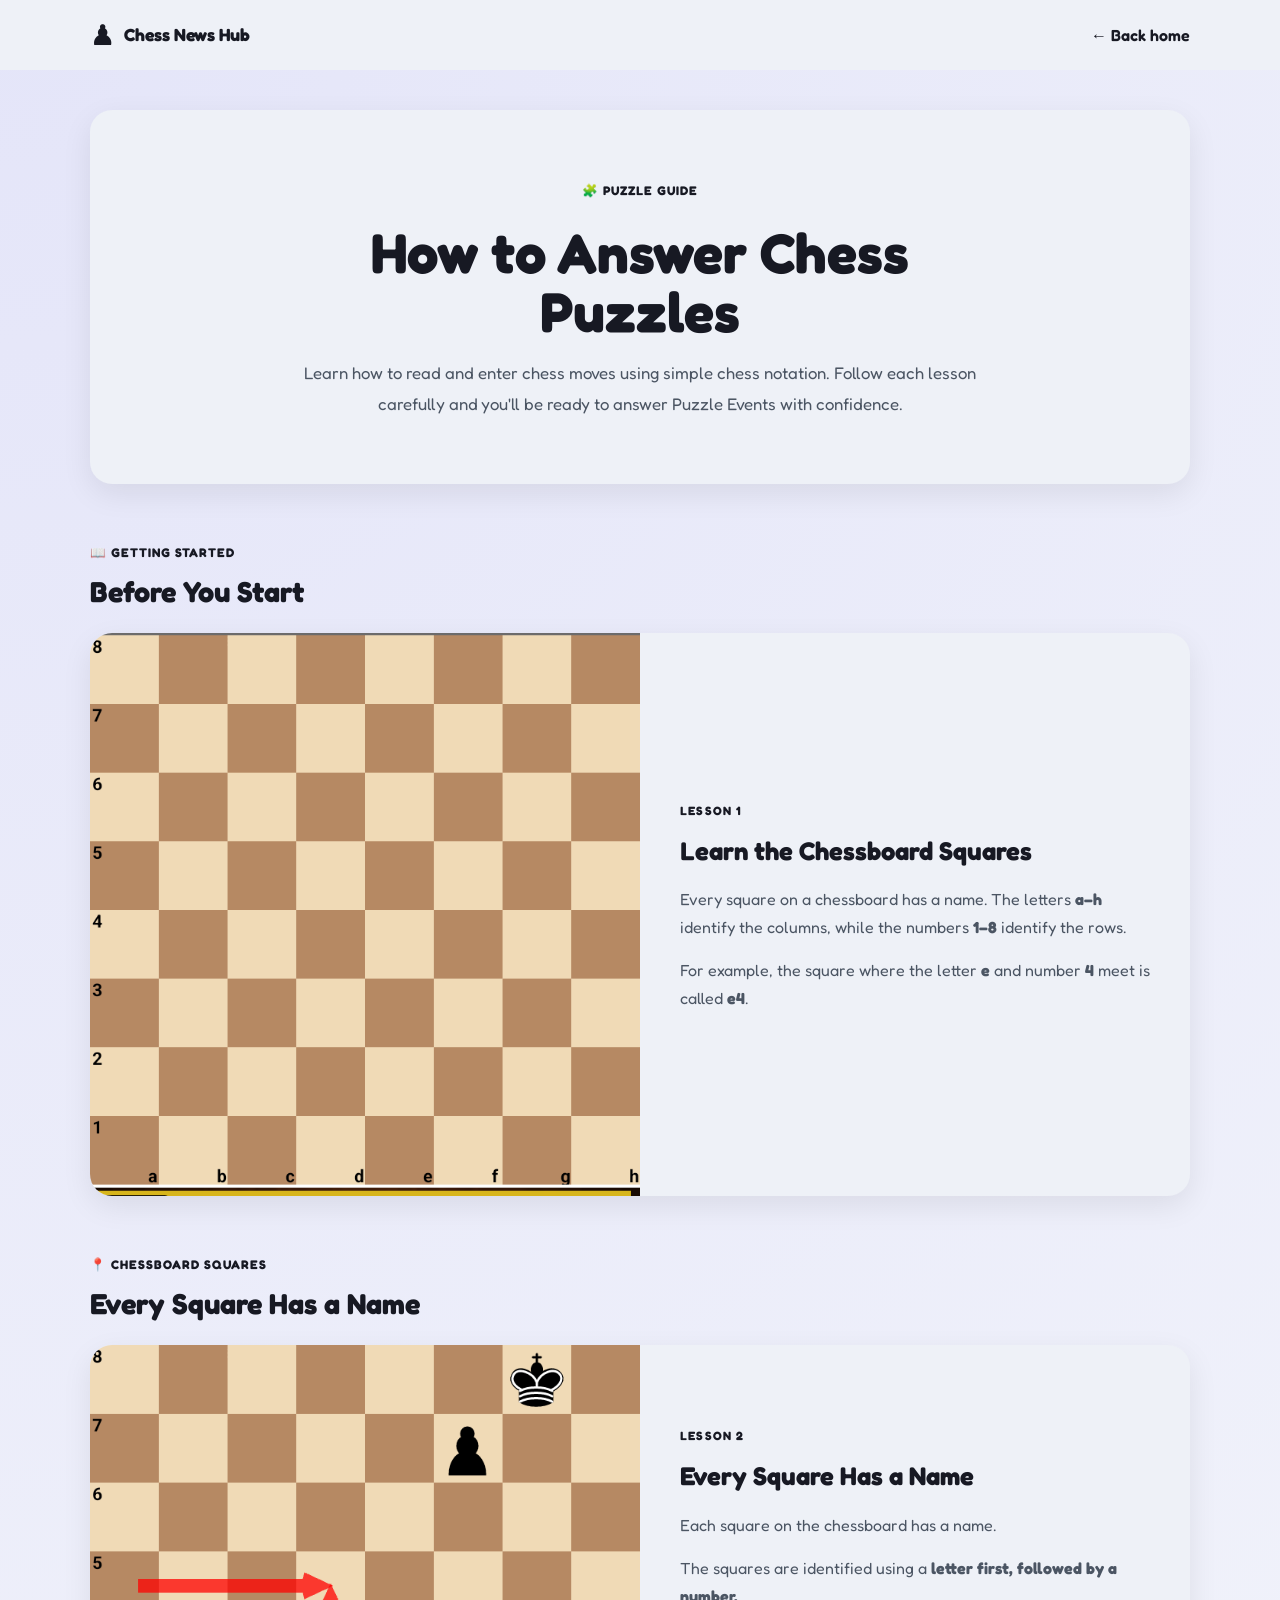
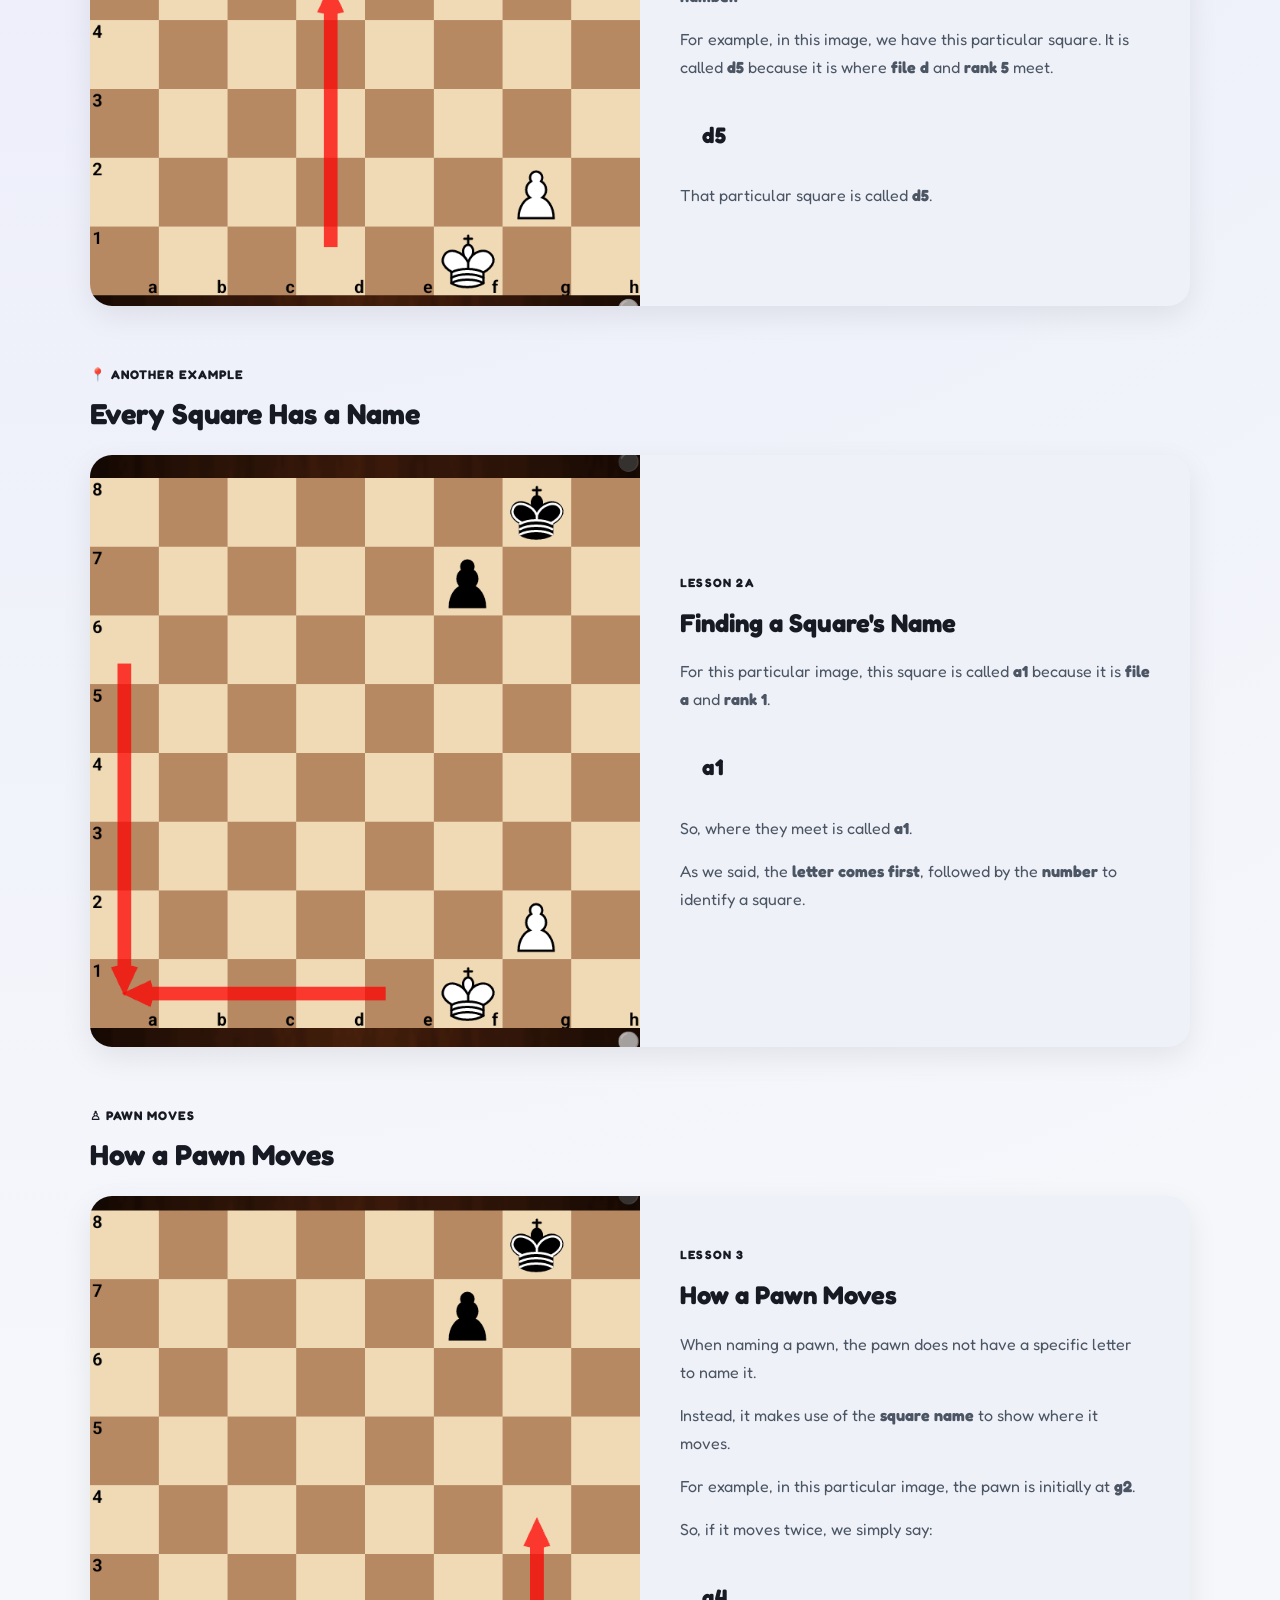
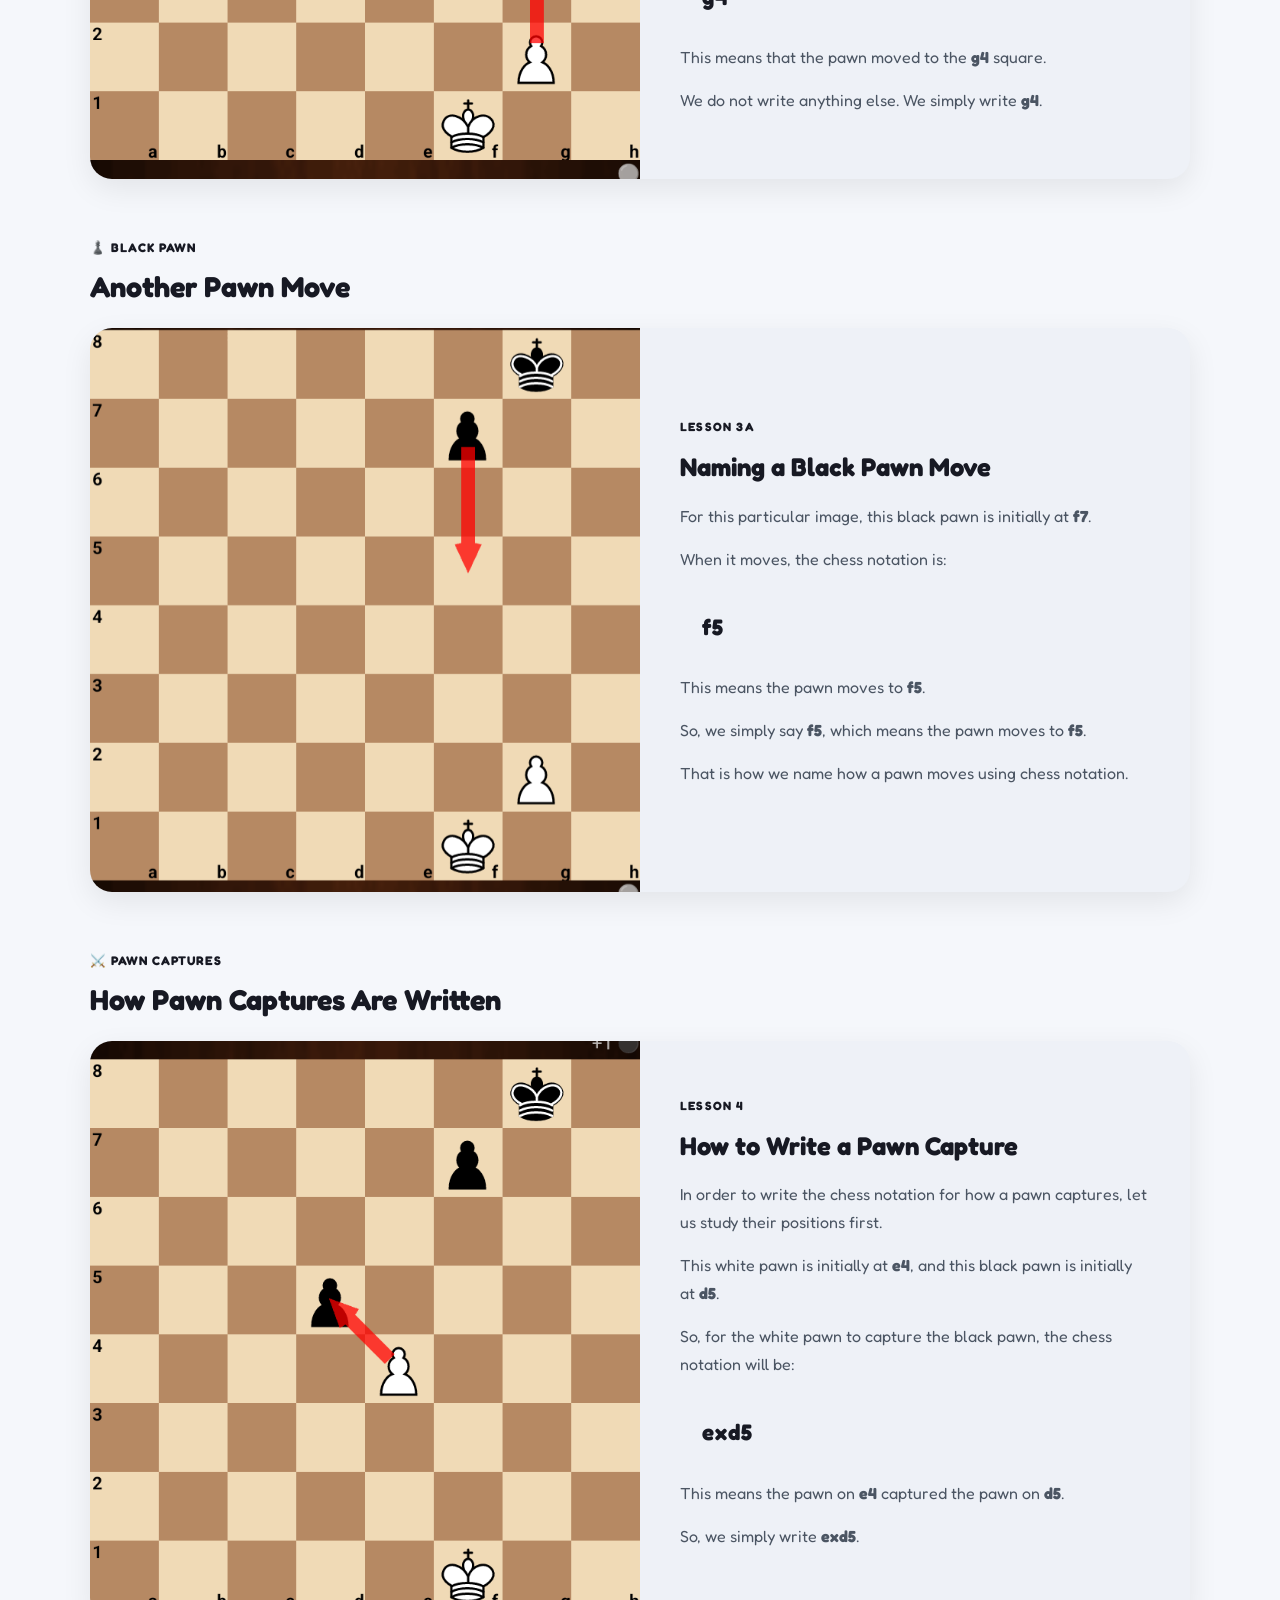
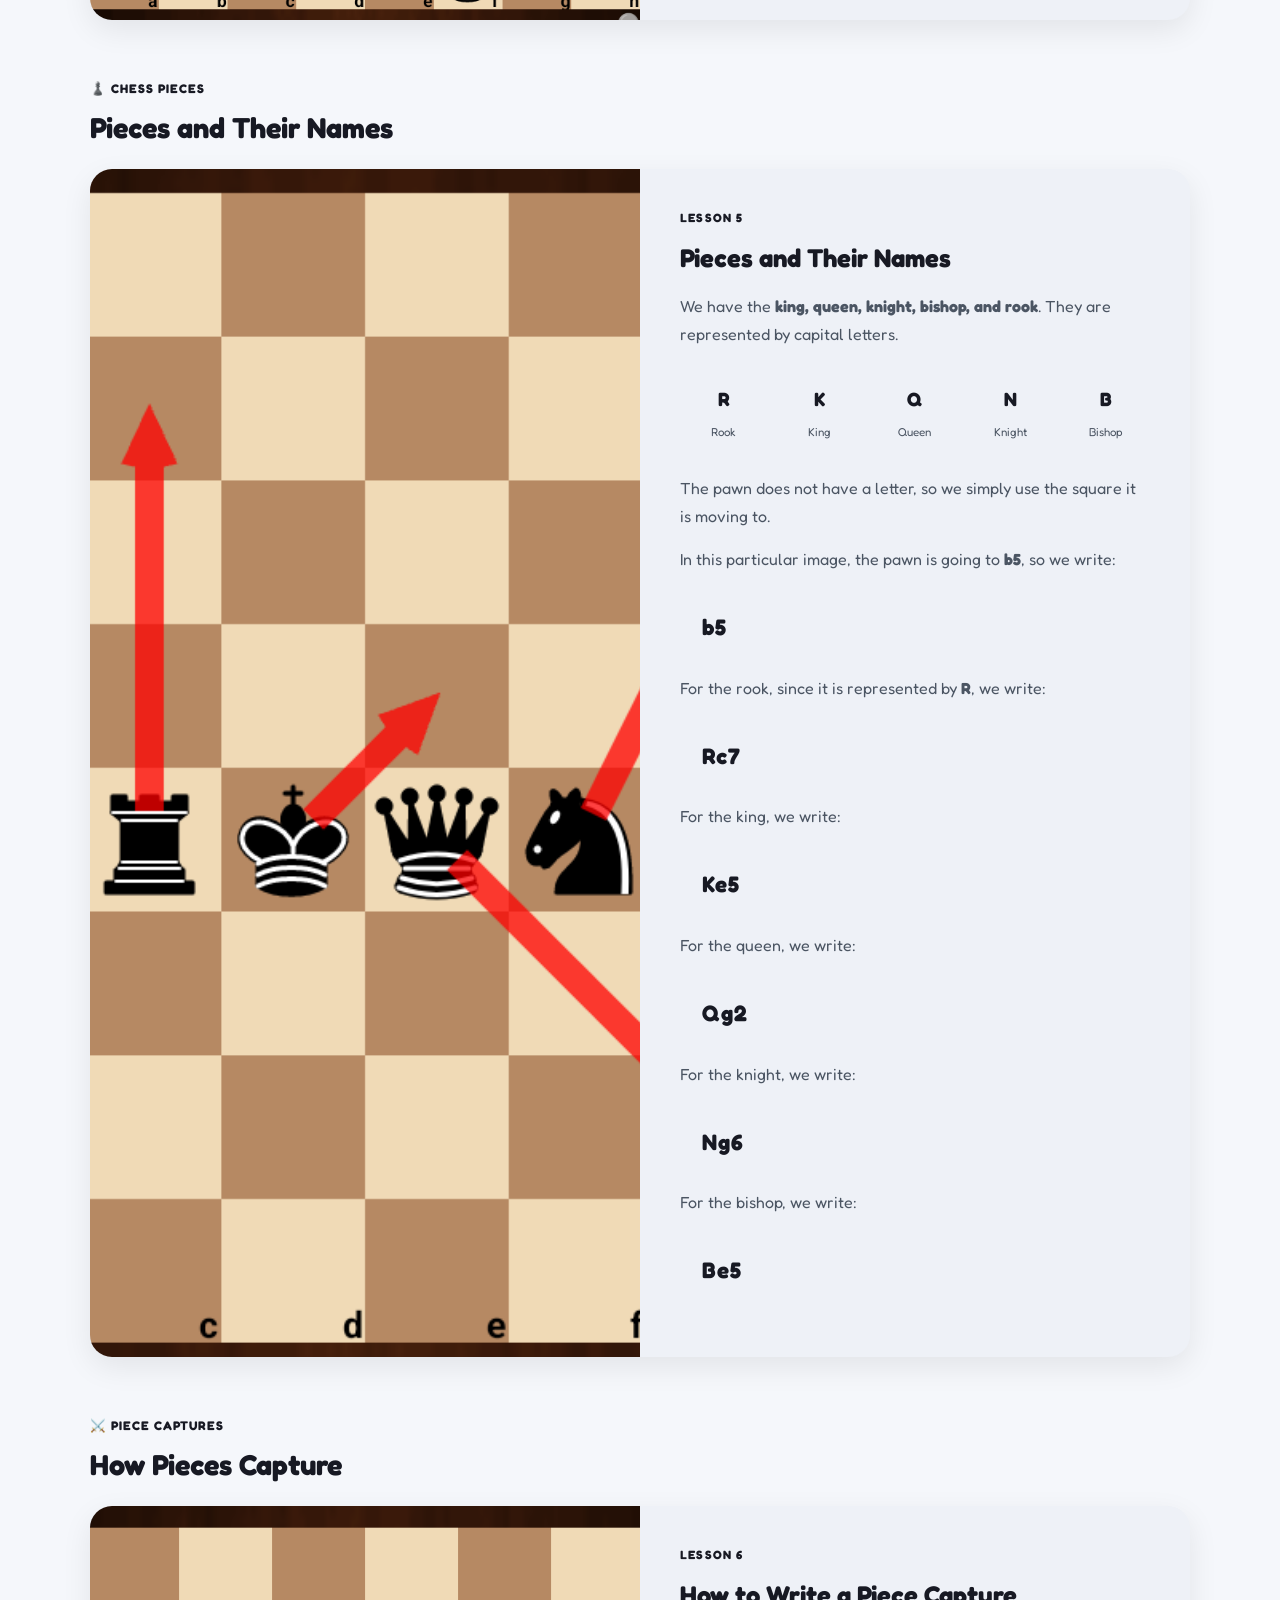
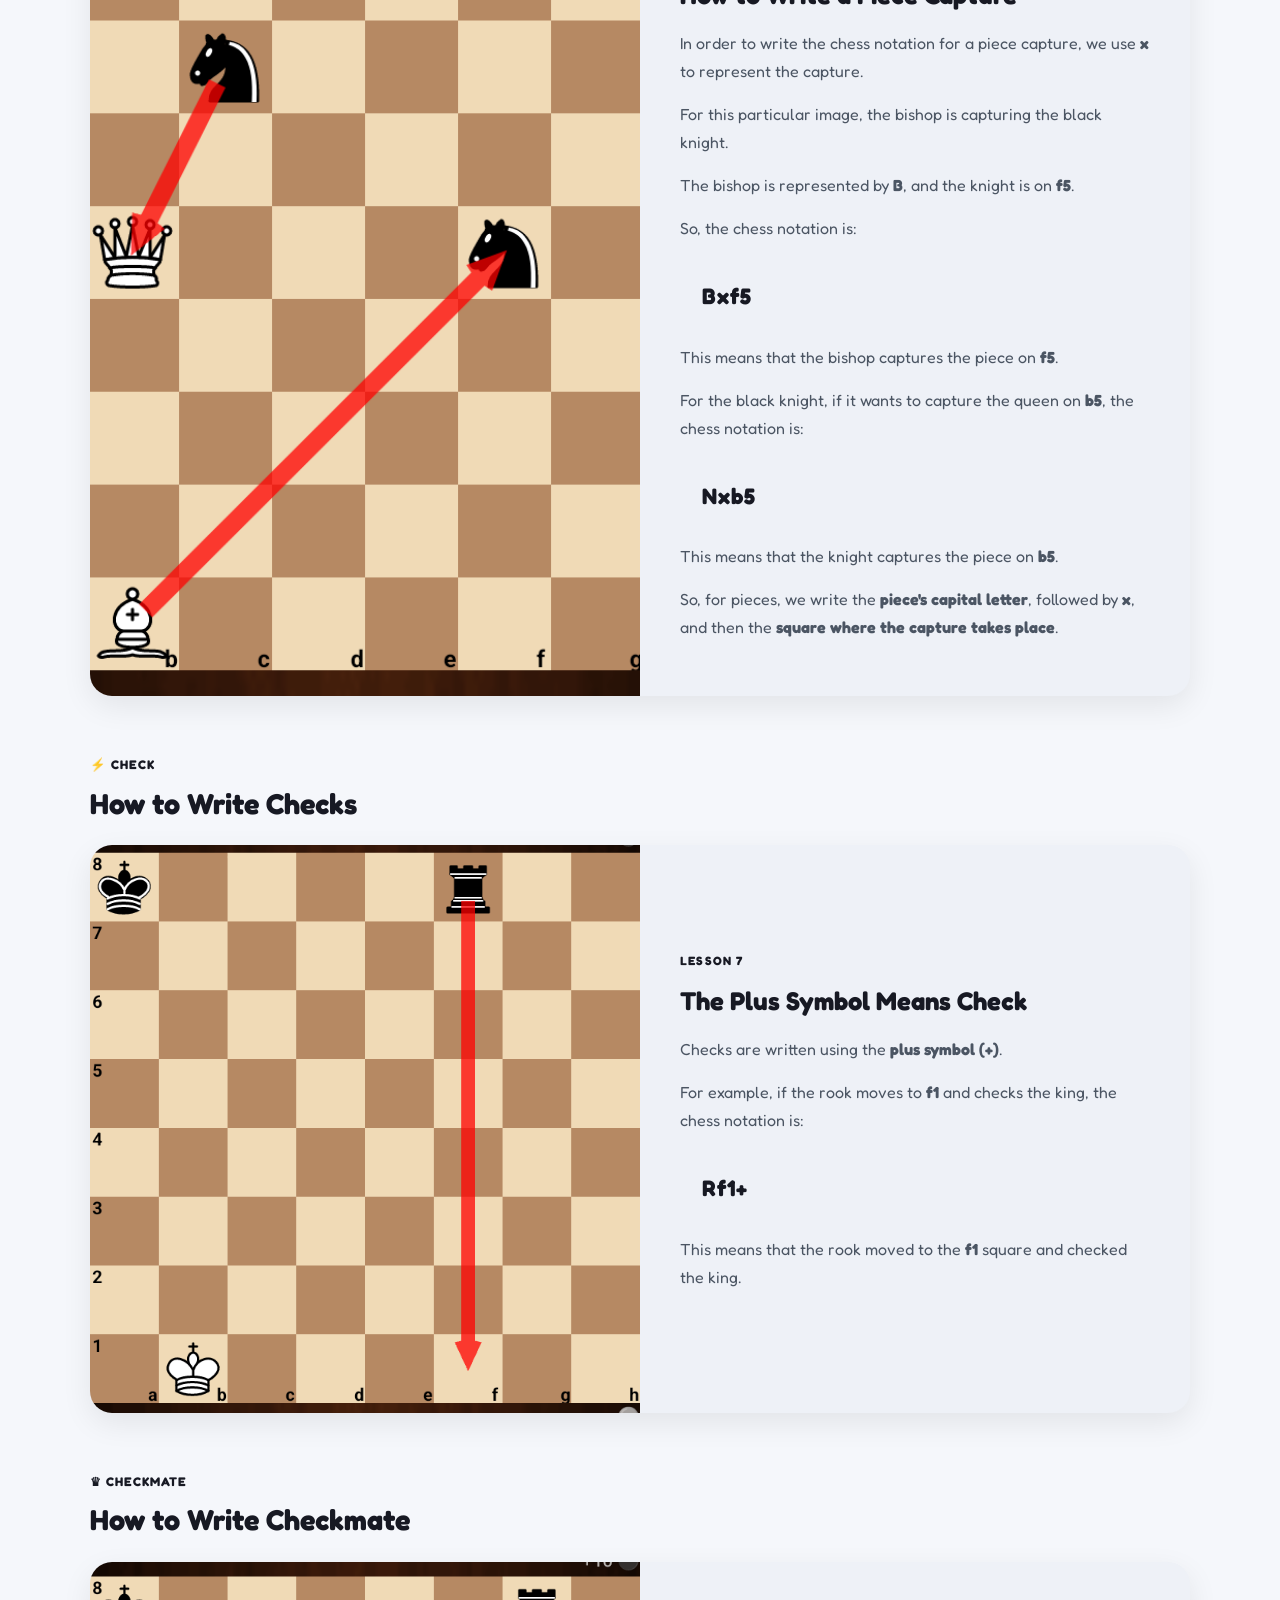
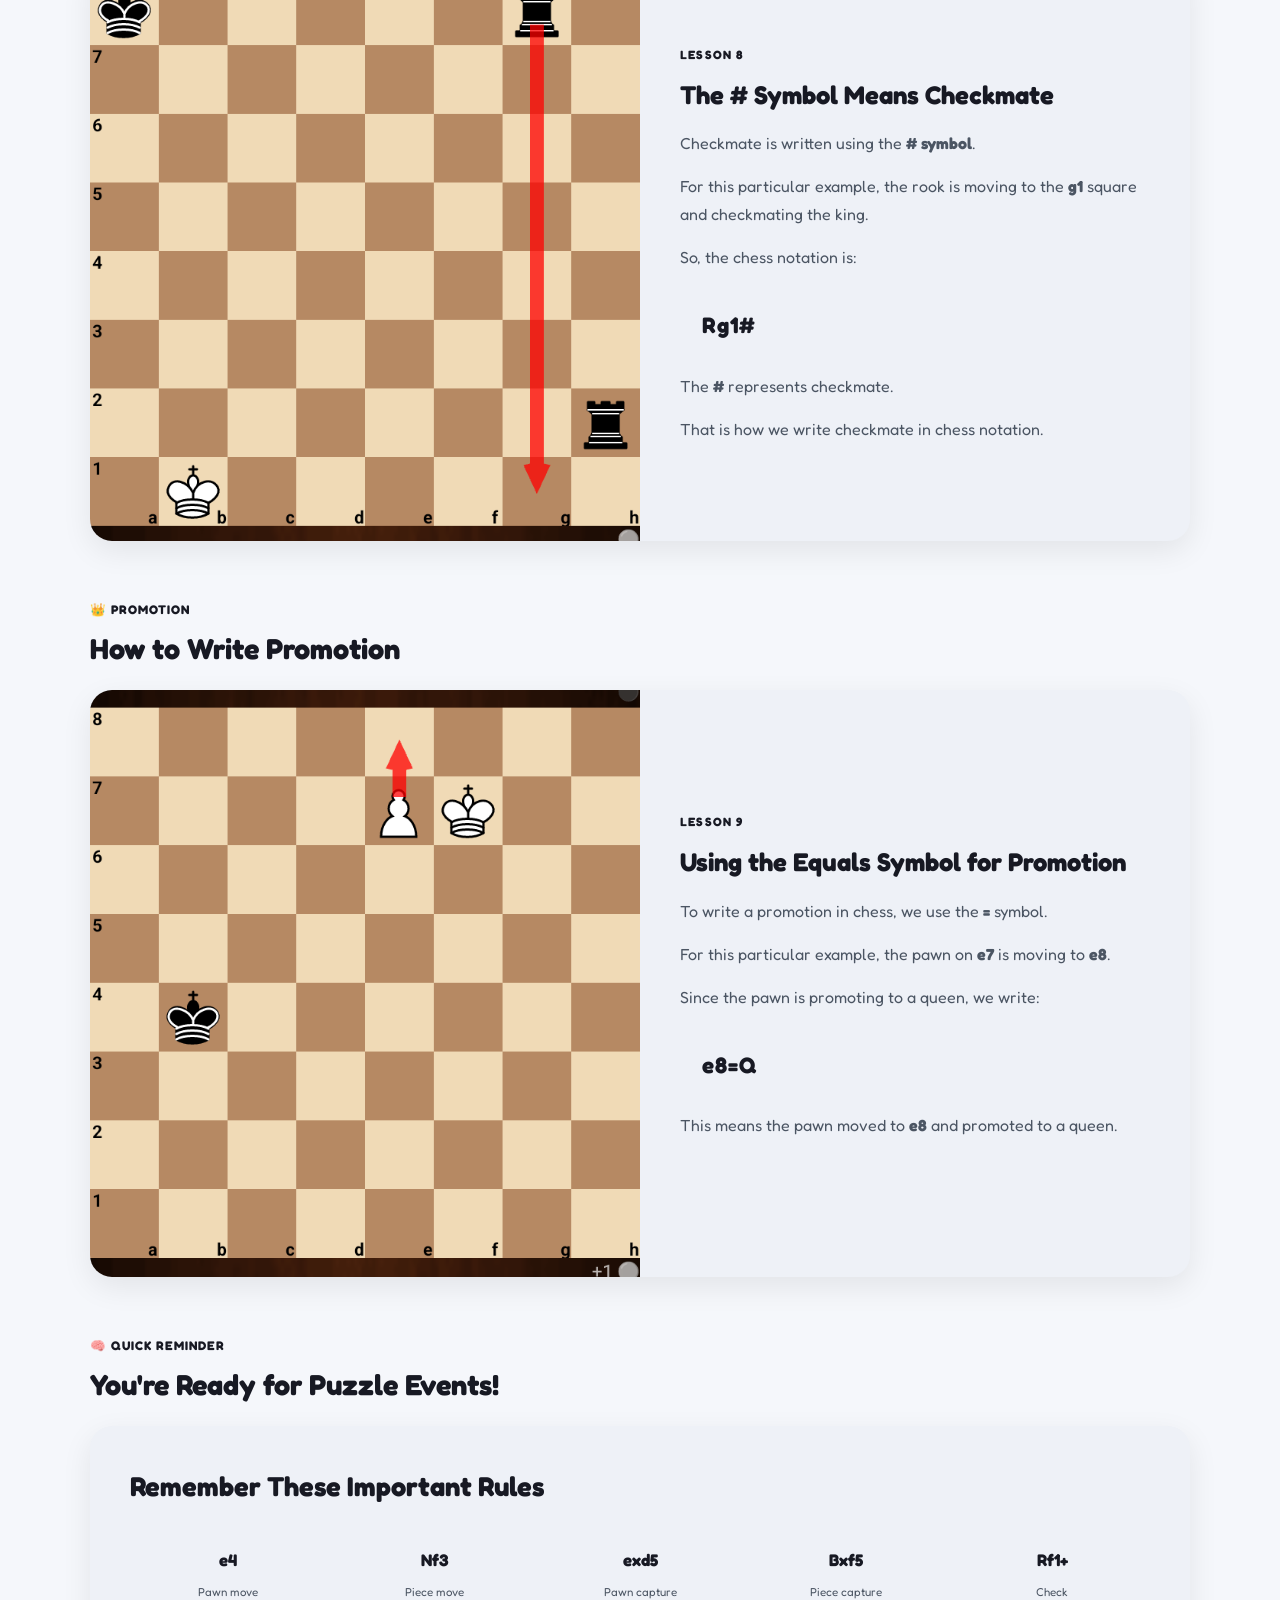
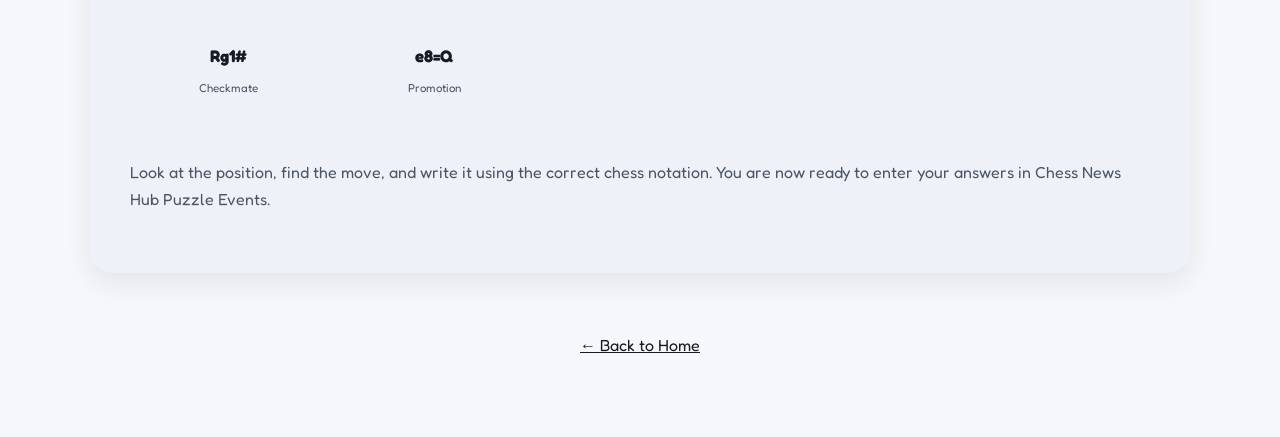
<file: puzzle-guide.html>
<!DOCTYPE html>
<html lang="en">
<head>
  <meta charset="UTF-8">
  <meta name="viewport" content="width=device-width, initial-scale=1.0">

  <title>How to Answer Chess Puzzles | Chess News Hub</title>

  <link rel="stylesheet" href="general.css">
  <link rel="stylesheet" href="puzzle-guide.css">

  <script type="module" src="theme.js"></script>
</head>

<body>

  <!-- =========================================
       HEADER
  ========================================= -->

  <header class="site-header">

    <div class="header-container">

      <a href="index.html" class="site-logo">
        <span class="logo-icon">♟</span>
        <span>Chess News Hub</span>
      </a>

      <a href="index.html" class="back-home">
        ← Back home
      </a>

    </div>

  </header>


  <!-- =========================================
       MAIN PAGE
  ========================================= -->

  <main class="puzzle-guide-page">


    <!-- =========================================
         HERO
    ========================================= -->

    <section class="guide-hero">

      <div class="guide-hero-content">

        <span class="guide-label">
          🧩 PUZZLE GUIDE
        </span>

        <h1>
          How to Answer Chess Puzzles
        </h1>

        <p>
          Learn how to read and enter chess moves using simple
          chess notation. Follow each lesson carefully and you'll
          be ready to answer Puzzle Events with confidence.
        </p>

      </div>

    </section>

  <!-- =========================================
         INTRODUCTION
    ========================================= -->

    <section class="guide-section">

      <div class="section-heading">

        <span class="section-label">
          📖 GETTING STARTED
        </span>

        <h2>
          Before You Start
        </h2>

      </div>


      <div class="guide-card">

        <div class="guide-card-image">

          <img
            src="images/less (1).png"
            alt="Chessboard showing square coordinates"
          >

        </div>

        <div class="guide-card-content">

          <span class="lesson-number">
            LESSON 1
          </span>

          <h3>
            Learn the Chessboard Squares
          </h3>

          <p>
            Every square on a chessboard has a name. The letters
            <strong>a–h</strong> identify the columns, while the
            numbers <strong>1–8</strong> identify the rows.
          </p>

          <p>
            For example, the square where the letter
            <strong>e</strong> and number <strong>4</strong>
            meet is called <strong>e4</strong>.
          </p>

        </div>

      </div>

    </section>

    <!-- =========================================
         LESSON 2
    ========================================= -->

    <section class="guide-section">

      <div class="section-heading">

        <span class="section-label">
          📍 CHESSBOARD SQUARES
        </span>

        <h2>
          Every Square Has a Name
        </h2>

      </div>


      <div class="guide-card">

        <div class="guide-card-image">

          <img
            src="images/less (3).png"
            alt="Chessboard showing the d5 square"
          >

        </div>

        <div class="guide-card-content">

          <span class="lesson-number">
            LESSON 2
          </span>

          <h3>
            Every Square Has a Name
          </h3>

          <p>
            Each square on the chessboard has a name.
          </p>

          <p>
            The squares are identified using a
            <strong>letter first, followed by a number.</strong>
          </p>

          <p>
            For example, in this image, we have this particular
            square. It is called <strong>d5</strong> because it is
            where <strong>file d</strong> and <strong>rank 5</strong>
            meet.
          </p>

          <div class="notation-example">
            d5
          </div>

          <p>
            That particular square is called <strong>d5</strong>.
          </p>

        </div>

      </div>

    </section>



    <!-- =========================================
         LESSON 2A
    ========================================= -->

    <section class="guide-section">

      <div class="section-heading">

        <span class="section-label">
          📍 ANOTHER EXAMPLE
        </span>

        <h2>
          Every Square Has a Name
        </h2>

      </div>


      <div class="guide-card">

        <div class="guide-card-image">

          <img
            src="images/less (4).png"
            alt="Chessboard showing the a1 square"
          >

        </div>

        <div class="guide-card-content">

          <span class="lesson-number">
            LESSON 2A
          </span>

          <h3>
            Finding a Square's Name
          </h3>

          <p>
            For this particular image, this square is called
            <strong>a1</strong> because it is
            <strong>file a</strong> and <strong>rank 1</strong>.
          </p>

          <div class="notation-example">
            a1
          </div>

          <p>
            So, where they meet is called <strong>a1</strong>.
          </p>

          <p>
            As we said, the <strong>letter comes first</strong>,
            followed by the <strong>number</strong> to identify
            a square.
          </p>

        </div>

      </div>

    </section>



    <!-- =========================================
         LESSON 3
    ========================================= -->

    <section class="guide-section">

      <div class="section-heading">

        <span class="section-label">
          ♙ PAWN MOVES
        </span>

        <h2>
          How a Pawn Moves
        </h2>

      </div>


      <div class="guide-card">

        <div class="guide-card-image">

          <img
            src="images/less (5).png"
            alt="White pawn moving from g2 to g4"
          >

        </div>

        <div class="guide-card-content">

          <span class="lesson-number">
            LESSON 3
          </span>

          <h3>
            How a Pawn Moves
          </h3>

          <p>
            When naming a pawn, the pawn does not have a specific
            letter to name it.
          </p>

          <p>
            Instead, it makes use of the <strong>square name</strong>
            to show where it moves.
          </p>

          <p>
            For example, in this particular image, the pawn is
            initially at <strong>g2</strong>.
          </p>

          <p>
            So, if it moves twice, we simply say:
          </p>

          <div class="notation-example">
            g4
          </div>

          <p>
            This means that the pawn moved to the
            <strong>g4</strong> square.
          </p>

          <p>
            We do not write anything else. We simply write
            <strong>g4</strong>.
          </p>

        </div>

      </div>

    </section>



    <!-- =========================================
         LESSON 3A
    ========================================= -->

    <section class="guide-section">

      <div class="section-heading">

        <span class="section-label">
          ♟️ BLACK PAWN
        </span>

        <h2>
          Another Pawn Move
        </h2>

      </div>


      <div class="guide-card">

        <div class="guide-card-image">

          <img
            src="images/less (6).png"
            alt="Black pawn moving from f7 to f5"
          >

        </div>

        <div class="guide-card-content">

          <span class="lesson-number">
            LESSON 3A
          </span>

          <h3>
            Naming a Black Pawn Move
          </h3>

          <p>
            For this particular image, this black pawn is
            initially at <strong>f7</strong>.
          </p>

          <p>
            When it moves, the chess notation is:
          </p>

          <div class="notation-example">
            f5
          </div>

          <p>
            This means the pawn moves to <strong>f5</strong>.
          </p>

          <p>
            So, we simply say <strong>f5</strong>, which means
            the pawn moves to <strong>f5</strong>.
          </p>

          <p>
            That is how we name how a pawn moves using chess
            notation.
          </p>

        </div>

      </div>

    </section>



    <!-- =========================================
         LESSON 4
    ========================================= -->

    <section class="guide-section">

      <div class="section-heading">

        <span class="section-label">
          ⚔️ PAWN CAPTURES
        </span>

        <h2>
          How Pawn Captures Are Written
        </h2>

      </div>


      <div class="guide-card">

        <div class="guide-card-image">

          <img
            src="images/less (7).png"
            alt="White pawn on e4 capturing a black pawn on d5"
          >

        </div>

        <div class="guide-card-content">

          <span class="lesson-number">
            LESSON 4
          </span>

          <h3>
            How to Write a Pawn Capture
          </h3>

          <p>
            In order to write the chess notation for how a pawn
            captures, let us study their positions first.
          </p>

          <p>
            This white pawn is initially at <strong>e4</strong>,
            and this black pawn is initially at <strong>d5</strong>.
          </p>

          <p>
            So, for the white pawn to capture the black pawn,
            the chess notation will be:
          </p>

          <div class="notation-example">
            exd5
          </div>

          <p>
            This means the pawn on <strong>e4</strong> captured
            the pawn on <strong>d5</strong>.
          </p>

          <p>
            So, we simply write <strong>exd5</strong>.
          </p>

        </div>

      </div>

    </section>



    <!-- =========================================
         LESSON 5
    ========================================= -->

    <section class="guide-section">

      <div class="section-heading">

        <span class="section-label">
          ♟️ CHESS PIECES
        </span>

        <h2>
          Pieces and Their Names
        </h2>

      </div>


      <div class="guide-card">

        <div class="guide-card-image">

          <img
            src="images/less (8).png"
            alt="Chess pieces and their notation letters"
          >

        </div>

        <div class="guide-card-content">

          <span class="lesson-number">
            LESSON 5
          </span>

          <h3>
            Pieces and Their Names
          </h3>

          <p>
            We have the <strong>king, queen, knight, bishop,
            and rook</strong>. They are represented by capital
            letters.
          </p>

          <div class="notation-list">

            <div>
              <strong>R</strong>
              <span>Rook</span>
            </div>

            <div>
              <strong>K</strong>
              <span>King</span>
            </div>

            <div>
              <strong>Q</strong>
              <span>Queen</span>
            </div>

            <div>
              <strong>N</strong>
              <span>Knight</span>
            </div>

            <div>
              <strong>B</strong>
              <span>Bishop</span>
            </div>

          </div>

          <p>
            The pawn does not have a letter, so we simply use
            the square it is moving to.
          </p>

          <p>
            In this particular image, the pawn is going to
            <strong>b5</strong>, so we write:
          </p>

          <div class="notation-example">
            b5
          </div>

          <p>
            For the rook, since it is represented by
            <strong>R</strong>, we write:
          </p>

          <div class="notation-example">
            Rc7
          </div>

          <p>
            For the king, we write:
          </p>

          <div class="notation-example">
            Ke5
          </div>

          <p>
            For the queen, we write:
          </p>

          <div class="notation-example">
            Qg2
          </div>

          <p>
            For the knight, we write:
          </p>

          <div class="notation-example">
            Ng6
          </div>

          <p>
            For the bishop, we write:
          </p>

          <div class="notation-example">
            Be5
          </div>

        </div>

      </div>

    </section>



    <!-- =========================================
         LESSON 6
    ========================================= -->

    <section class="guide-section">

      <div class="section-heading">

        <span class="section-label">
          ⚔️ PIECE CAPTURES
        </span>

        <h2>
          How Pieces Capture
        </h2>

      </div>


      <div class="guide-card">

        <div class="guide-card-image">

          <img
            src="images/less (9).png"
            alt="Chess pieces making captures"
          >

        </div>

        <div class="guide-card-content">

          <span class="lesson-number">
            LESSON 6
          </span>

          <h3>
            How to Write a Piece Capture
          </h3>

          <p>
            In order to write the chess notation for a piece
            capture, we use <strong>x</strong> to represent
            the capture.
          </p>

          <p>
            For this particular image, the bishop is capturing
            the black knight.
          </p>

          <p>
            The bishop is represented by <strong>B</strong>,
            and the knight is on <strong>f5</strong>.
          </p>

          <p>
            So, the chess notation is:
          </p>

          <div class="notation-example">
            Bxf5
          </div>

          <p>
            This means that the bishop captures the piece on
            <strong>f5</strong>.
          </p>

          <p>
            For the black knight, if it wants to capture the
            queen on <strong>b5</strong>, the chess notation is:
          </p>

          <div class="notation-example">
            Nxb5
          </div>

          <p>
            This means that the knight captures the piece on
            <strong>b5</strong>.
          </p>

          <p>
            So, for pieces, we write the
            <strong>piece's capital letter</strong>, followed
            by <strong>x</strong>, and then the
            <strong>square where the capture takes place</strong>.
          </p>

        </div>

      </div>

    </section>



    <!-- =========================================
         LESSON 7
    ========================================= -->

    <section class="guide-section">

      <div class="section-heading">

        <span class="section-label">
          ⚡ CHECK
        </span>

        <h2>
          How to Write Checks
        </h2>

      </div>


      <div class="guide-card">

        <div class="guide-card-image">

          <img
            src="images/less (10).png"
            alt="Rook moving to f1 and giving check"
          >

        </div>

        <div class="guide-card-content">

          <span class="lesson-number">
            LESSON 7
          </span>

          <h3>
            The Plus Symbol Means Check
          </h3>

          <p>
            Checks are written using the
            <strong>plus symbol (+)</strong>.
          </p>

          <p>
            For example, if the rook moves to
            <strong>f1</strong> and checks the king, the chess
            notation is:
          </p>

          <div class="notation-example">
            Rf1+
          </div>

          <p>
            This means that the rook moved to the
            <strong>f1</strong> square and checked the king.
          </p>

        </div>

      </div>

    </section>



    <!-- =========================================
         LESSON 8
    ========================================= -->

    <section class="guide-section">

      <div class="section-heading">

        <span class="section-label">
          ♛ CHECKMATE
        </span>

        <h2>
          How to Write Checkmate
        </h2>

      </div>


      <div class="guide-card">

        <div class="guide-card-image">

          <img
            src="images/less (11).png"
            alt="Rook moving to g1 and delivering checkmate"
          >

        </div>

        <div class="guide-card-content">

          <span class="lesson-number">
            LESSON 8
          </span>

          <h3>
            The # Symbol Means Checkmate
          </h3>

          <p>
            Checkmate is written using the
            <strong># symbol</strong>.
          </p>

          <p>
            For this particular example, the rook is moving to
            the <strong>g1</strong> square and checkmating
            the king.
          </p>

          <p>
            So, the chess notation is:
          </p>

          <div class="notation-example">
            Rg1#
          </div>

          <p>
            The <strong>#</strong> represents checkmate.
          </p>

          <p>
            That is how we write checkmate in chess notation.
          </p>

        </div>

      </div>

    </section>



    <!-- =========================================
         LESSON 9
    ========================================= -->

    <section class="guide-section">

      <div class="section-heading">

        <span class="section-label">
          👑 PROMOTION
        </span>

        <h2>
          How to Write Promotion
        </h2>

      </div>


      <div class="guide-card">

        <div class="guide-card-image">

          <img
            src="images/less (2).png"
            alt="Pawn promoting from e7 to e8 and becoming a queen"
          >

        </div>

        <div class="guide-card-content">

          <span class="lesson-number">
            LESSON 9
          </span>

          <h3>
            Using the Equals Symbol for Promotion
          </h3>

          <p>
            To write a promotion in chess, we use the
            <strong>=</strong> symbol.
          </p>

          <p>
            For this particular example, the pawn on
            <strong>e7</strong> is moving to <strong>e8</strong>.
          </p>

          <p>
            Since the pawn is promoting to a queen, we write:
          </p>

          <div class="notation-example">
            e8=Q
          </div>

          <p>
            This means the pawn moved to <strong>e8</strong>
            and promoted to a queen.
          </p>

        </div>

      </div>

    </section>



    <!-- =========================================
         FINAL REMINDER
    ========================================= -->

    <section class="guide-section">

      <div class="section-heading">

        <span class="section-label">
          🧠 QUICK REMINDER
        </span>

        <h2>
          You're Ready for Puzzle Events!
        </h2>

      </div>


      <div class="final-guide-card">

        <div class="final-guide-content">

          <h3>
            Remember These Important Rules
          </h3>

          <div class="final-notation">

            <div>
              <strong>e4</strong>
              <span>Pawn move</span>
            </div>

            <div>
              <strong>Nf3</strong>
              <span>Piece move</span>
            </div>

            <div>
              <strong>exd5</strong>
              <span>Pawn capture</span>
            </div>

            <div>
              <strong>Bxf5</strong>
              <span>Piece capture</span>
            </div>

            <div>
              <strong>Rf1+</strong>
              <span>Check</span>
            </div>

            <div>
              <strong>Rg1#</strong>
              <span>Checkmate</span>
            </div>

            <div>
              <strong>e8=Q</strong>
              <span>Promotion</span>
            </div>

          </div>

          <p class="final-message">
            Look at the position, find the move, and write it
            using the correct chess notation. You are now ready
            to enter your answers in Chess News Hub Puzzle Events.
          </p>

        </div>

      </div>

    </section>



    <!-- =========================================
         BACK BUTTON
    ========================================= -->

    <section class="guide-end">

      <a href="index.html" class="primary-btn">
        ← Back to Home
      </a>

    </section>


  </main>

</body>
</html>
</file>
<file: general.css>
/* =========================================================
   CHESS NEWS HUB
   GENERAL CSS
   ---------------------------------------------------------
   Global foundation for all pages.
   Page-specific layouts should go into their own CSS files.
   ========================================================= */


/* =========================================================
   FONT
   ========================================================= */

@import url('https://fonts.googleapis.com/css2?family=Fredoka:wght@400;500;600;700&display=swap');


/* =========================================================
   THEME VARIABLES
   ========================================================= */

:root {

    /* Main accent */
    --primary: #4f46e5;
    --primary-hover: #4338ca;
    --primary-soft: rgba(79,70,229,.10);

    /* Secondary accent */
    --secondary: #7c3aed;
    --secondary-soft: rgba(124,58,237,.10);

    /* Background */
    --bg: #f5f7fb;
    --bg-secondary: #eef1f7;

    /* Surfaces */
    --surface: #ffffff;
    --surface-2: #f8f9fc;
    --surface-3: #eef1f6;

    /* Text */
    --text: #171923;
    --text-secondary: #4b5563;
    --muted: #7b8494;

    /* Borders */
    --border: #e4e7ee;
    --border-strong: #d7dbe5;

    /* Status */
    --success: #16a34a;
    --success-soft: rgba(22,163,74,.10);

    --danger: #dc2626;
    --danger-soft: rgba(220,38,38,.10);

    --warning: #d97706;
    --warning-soft: rgba(217,119,6,.10);

    --info: #2563eb;
    --info-soft: rgba(37,99,235,.10);

    /* Shadows */
    --shadow-sm:
        0 2px 8px rgba(15,23,42,.05);

    --shadow:
        0 8px 25px rgba(15,23,42,.08);

    --shadow-lg:
        0 18px 45px rgba(15,23,42,.12);

    /* Radius */
    --radius-sm: 10px;
    --radius: 16px;
    --radius-lg: 22px;
    --radius-xl: 28px;

    /* Layout */
    --max-width: 1250px;

    /* Transition */
    --transition: .22s ease;
}


/* =========================================================
   DARK THEME
   ========================================================= */

[data-theme="dark"] {

    --primary: #818cf8;
    --primary-hover: #6366f1;
    --primary-soft: rgba(129,140,248,.12);

    --secondary: #a78bfa;
    --secondary-soft: rgba(167,139,250,.12);

    --bg: #0f1117;
    --bg-secondary: #171a23;

    --surface: #181b24;
    --surface-2: #1e222d;
    --surface-3: #252a36;

    --text: #f3f4f6;
    --text-secondary: #c5cad3;
    --muted: #8f98a8;

    --border: #2b3140;
    --border-strong: #394151;

    --success: #4ade80;
    --success-soft: rgba(74,222,128,.10);

    --danger: #f87171;
    --danger-soft: rgba(248,113,113,.10);

    --warning: #fbbf24;
    --warning-soft: rgba(251,191,36,.10);

    --info: #60a5fa;
    --info-soft: rgba(96,165,250,.10);

    --shadow-sm:
        0 2px 8px rgba(0,0,0,.20);

    --shadow:
        0 8px 25px rgba(0,0,0,.25);

    --shadow-lg:
        0 18px 45px rgba(0,0,0,.35);
}





/* =========================================================
   RESET
   ========================================================= */

* {
    box-sizing: border-box;
    margin: 0;
    padding: 0;
}


html {
    scroll-behavior: smooth;
}


body {

    min-height: 100vh;

    font-family: "Fredoka", sans-serif;

    background:
        radial-gradient(
            circle at 0% 0%,
            var(--primary-soft),
            transparent 30%
        ),
        var(--bg);

    color: var(--text);

    line-height: 1.5;

    transition:
        background var(--transition),
        color var(--transition);
}


button,
input,
textarea,
select {
    font: inherit;
}


button {
    cursor: pointer;
}


img {
    max-width: 100%;
    display: block;
}


a {
    color: inherit;
}


/* =========================================================
   MAIN PAGE WRAPPER
   ========================================================= */

.wrap {

    width: min(
        calc(100% - 32px),
        var(--max-width)
    );

    margin: 0 auto;

    padding: 20px 0 50px;
}


/* =========================================================
   GLOBAL PANEL
   ========================================================= */

.panel {

    background: var(--surface);

    border: 1px solid var(--border);

    border-radius: var(--radius-lg);

    box-shadow: var(--shadow);

    transition:
        background var(--transition),
        border-color var(--transition),
        box-shadow var(--transition);
}


/* =========================================================
   TOP BAR
   ========================================================= */

.topbar {

    min-height: 76px;

    display: flex;

    align-items: center;

    justify-content: space-between;

    gap: 20px;

    padding: 14px 18px;

    margin-bottom: 18px;
}


/* =========================================================
   BRAND
   ========================================================= */

.brand {

    display: flex;

    align-items: center;

    gap: 12px;

    min-width: 0;
}


.logo {

    width: 48px;
    height: 48px;

    flex: 0 0 auto;

    display: grid;
    place-items: center;

    border-radius: 15px;

    background:
        linear-gradient(
            135deg,
            var(--primary),
            var(--secondary)
        );

    color: #fff;

    font-size: 22px;

    box-shadow:
        0 8px 20px var(--primary-soft);
}


.titlebox {

    min-width: 0;
}


.titlebox h1 {

    font-size: 21px;

    line-height: 1.1;

    font-weight: 700;
}


.titlebox p {

    margin-top: 4px;

    color: var(--muted);

    font-size: 11px;

    white-space: nowrap;

    overflow: hidden;

    text-overflow: ellipsis;
}


/* =========================================================
   PROFILE MENU
   ========================================================= */

.profile-menu {

    position: relative;

    flex: 0 0 auto;
}


.profile-dropdown {

    position: absolute;

    top: calc(100% + 10px);

    right: 0;

    z-index: 3000;

    width: 270px;

    padding: 16px;

    border-radius: 18px;

    background: var(--surface);

    border: 1px solid var(--border);

    box-shadow: var(--shadow-lg);

    display: none;
}


.profile-dropdown.show,
.profile-menu:hover .profile-dropdown {
    display: block;
}


.profile-dropdown p {

    margin: 8px 0;

    color: var(--text-secondary);

    font-size: 13px;
}


.profile-dropdown strong {
    color: var(--text);
}


.profile-dropdown hr {

    border: 0;

    border-top: 1px solid var(--border);

    margin: 12px 0;
}


/* =========================================================
   BUTTONS
   ========================================================= */

.btn {

    display: inline-flex;

    align-items: center;

    justify-content: center;

    gap: 7px;

    min-height: 40px;

    padding: 9px 15px;

    border-radius: 11px;

    border: 1px solid transparent;

    font-size: 13px;

    font-weight: 600;

    text-decoration: none;

    transition:
        transform var(--transition),
        background var(--transition),
        border-color var(--transition),
        box-shadow var(--transition),
        color var(--transition);
}


.btn:hover {

    transform: translateY(-1px);
}


.btn.primary {

    background:
        linear-gradient(
            135deg,
            var(--primary),
            var(--secondary)
        );

    color: #fff;

    box-shadow:
        0 7px 18px var(--primary-soft);
}


.btn.secondary {

    background: var(--surface-2);

    color: var(--text);

    border-color: var(--border);
}


.btn.secondary:hover {

    background: var(--surface-3);

    border-color: var(--border-strong);
}


/* =========================================================
   GENERIC SECTION
   ========================================================= */

.section {

    padding: 22px;

    margin-top: 18px;
}


.section-head {

    display: flex;

    align-items: center;

    justify-content: space-between;

    gap: 15px;

    margin-bottom: 18px;
}


.section-head h2 {

    font-size: clamp(
        26px,
        4vw,
        34px
    );

    line-height: 1.1;
}


.section-head p {

    margin-top: 4px;

    color: var(--muted);

    font-size: 13px;
}


/* =========================================================
   GENERIC CARDS
   ========================================================= */

.card {

    padding: 18px;

    border-radius: var(--radius);

    background: var(--surface);

    border: 1px solid var(--border);

    box-shadow: var(--shadow-sm);

    transition:
        transform var(--transition),
        background var(--transition),
        border-color var(--transition),
        box-shadow var(--transition);
}


.card:hover {

    transform: translateY(-2px);

    border-color: var(--border-strong);

    box-shadow: var(--shadow);
}


/* =========================================================
   GRID UTILITIES
   ========================================================= */

.grid-2 {

    display: grid;

    grid-template-columns:
        repeat(2, minmax(0,1fr));

    gap: 16px;
}


.grid-3 {

    display: grid;

    grid-template-columns:
        repeat(3, minmax(0,1fr));

    gap: 16px;
}


.grid-4 {

    display: grid;

    grid-template-columns:
        repeat(4, minmax(0,1fr));

    gap: 16px;
}


/* =========================================================
   CHIP
   ========================================================= */

.chip {

    display: inline-flex;

    align-items: center;

    justify-content: center;

    width: fit-content;

    padding: 6px 10px;

    border-radius: 999px;

    background: var(--primary-soft);

    color: var(--primary);

    border: 1px solid
        color-mix(
            in srgb,
            var(--primary) 20%,
            transparent
        );

    font-size: 10px;

    font-weight: 700;

    letter-spacing: .3px;
}


/* =========================================================
   FORM ELEMENTS
   ========================================================= */

input,
textarea,
select {

    width: 100%;

    padding: 11px 13px;

    border-radius: 11px;

    border: 1px solid var(--border);

    background: var(--surface-2);

    color: var(--text);

    outline: none;

    transition:
        border-color var(--transition),
        box-shadow var(--transition),
        background var(--transition);
}


input:focus,
textarea:focus,
select:focus {

    border-color: var(--primary);

    box-shadow:
        0 0 0 3px var(--primary-soft);
}


/* =========================================================
   PROFILE ACHIEVEMENT
   ========================================================= */

.profile-achievement {

    display: flex;

    align-items: center;

    gap: 10px;

    padding: 11px;

    margin: 12px 0;

    border-radius: 14px;

    background: var(--surface-2);

    border: 1px solid var(--border);
}


.achievement-badge {

    width: 40px;
    height: 40px;

    display: grid;
    place-items: center;

    flex: 0 0 auto;

    border-radius: 12px;

    background: var(--primary-soft);

    font-size: 20px;
}


.achievement-info {

    min-width: 0;

    display: flex;

    flex-direction: column;
}


.achievement-info strong {

    font-size: 13px;
}


.achievement-info span {

    color: var(--primary);

    font-size: 10px;

    font-weight: 600;
}


.achievement-info small {

    margin-top: 2px;

    color: var(--muted);

    font-size: 9px;
}


/* =========================================================
   HIDDEN
   ========================================================= */

.hidden {
    display: none !important;
}


/* =========================================================
   FOOTER
   ========================================================= */

.footer {

    margin-top: 30px;

    padding: 20px;

    text-align: center;

    color: var(--muted);

    font-size: 11px;
}


/* =========================================================
   SCROLLBAR
   ========================================================= */

::-webkit-scrollbar {
    width: 7px;
    height: 7px;
}


::-webkit-scrollbar-track {
    background: transparent;
}


::-webkit-scrollbar-thumb {

    background: var(--border-strong);

    border-radius: 999px;
}


::-webkit-scrollbar-thumb:hover {

    background: var(--muted);
}


/* =========================================================
   TABLET
   ========================================================= */

@media (max-width: 900px) {

    .grid-4 {

        grid-template-columns:
            repeat(2, minmax(0,1fr));
    }


    .grid-3 {

        grid-template-columns:
            repeat(2, minmax(0,1fr));
    }
}


/* =========================================================
   MOBILE
   ========================================================= */

@media (max-width: 620px) {

    .wrap {

        width: min(
            calc(100% - 20px),
            var(--max-width)
        );

        padding-top: 10px;

        padding-bottom: 90px;
    }


    .topbar {

        min-height: 68px;

        padding: 11px 12px;

        border-radius: 18px;
    }


    .logo {

        width: 42px;
        height: 42px;

        border-radius: 13px;

        font-size: 19px;
    }


    .titlebox h1 {

        font-size: 17px;
    }


    .titlebox p {

        font-size: 9px;
    }


    .section {

        padding: 15px;

        border-radius: 20px;
    }


    .grid-2,
    .grid-3,
    .grid-4 {

        grid-template-columns: 1fr;

        gap: 11px;
    }


    .profile-dropdown {

        position: fixed;

        top: 74px;

        left: 10px;

        right: 10px;

        width: auto;
    }
}


/* =========================================================
   VERY SMALL PHONES
   ========================================================= */

@media (max-width: 390px) {

    .wrap {

        width: calc(100% - 14px);
    }
/* =========================================================
THEME SETTING
========================================================= */

.theme-setting {


display: flex;

align-items: center;

justify-content: space-between;

gap: 12px;

padding: 10px 0;


}

.theme-setting-info {

display: flex;

align-items: center;

gap: 9px;

min-width: 0;


}

.theme-setting-icon {


width: 34px;
height: 34px;

display: grid;

place-items: center;

flex: 0 0 auto;

border-radius: 10px;

background: var(--primary-soft);

font-size: 17px;


}

.theme-setting-info div {


display: flex;

flex-direction: column;

min-width: 0;


}

.theme-setting-info strong {


color: var(--text);

font-size: 12px;


}

.theme-setting-info small {


margin-top: 2px;

color: var(--muted);

font-size: 9px;


}

.theme-select {


width: auto;

min-width: 105px;

padding: 7px 9px;

border-radius: 9px;

border: 1px solid var(--border);

background: var(--surface-2);

color: var(--text);

font-size: 11px;

cursor: pointer;

outline: none;


}

.theme-select:focus {


border-color: var(--primary);

box-shadow:
    0 0 0 3px var(--primary-soft);


}


    .titlebox p {

        display: none;
    }


    .section {

        padding: 13px;
    }
}
</file>
<file: puzzle-guide.css>
/* =========================================
   PUZZLE GUIDE PAGE
========================================= */

.puzzle-guide-page {
  width: min(1100px, 92%);
  margin: 40px auto 80px;
}


/* =========================================
   HEADER
========================================= */

.site-header {
  border-bottom: 1px solid var(--border-color);
  background: var(--card-bg, var(--bg-secondary));
}

.header-container {
  width: min(1100px, 92%);
  margin: auto;
  min-height: 70px;

  display: flex;
  align-items: center;
  justify-content: space-between;
  gap: 20px;
}

.site-logo {
  display: flex;
  align-items: center;
  gap: 10px;

  text-decoration: none;
  color: var(--text-primary);

  font-weight: 800;
  font-size: 1.1rem;
}

.logo-icon {
  font-size: 1.7rem;
}

.back-home {
  color: var(--primary-color);
  text-decoration: none;
  font-weight: 600;
}

.back-home:hover {
  text-decoration: underline;
}


/* =========================================
   HERO
========================================= */

.guide-hero {
  margin-bottom: 55px;

  padding: 65px 45px;

  text-align: center;

  background: var(--card-bg, var(--bg-secondary));

  border: 1px solid var(--border-color);
  border-radius: 22px;

  box-shadow: var(
    --card-shadow,
    0 10px 30px rgba(0, 0, 0, 0.08)
  );
}

.guide-hero-content {
  max-width: 750px;
  margin: auto;
}

.guide-label {
  display: inline-block;

  margin-bottom: 15px;
  padding: 7px 12px;

  border-radius: 999px;

  background: var(--bg-tertiary);
  color: var(--primary-color);

  font-size: 0.78rem;
  font-weight: 800;

  letter-spacing: 0.08em;
}

.guide-hero h1 {
  margin: 0 0 18px;

  color: var(--text-primary);

  font-size: clamp(2.2rem, 5vw, 3.5rem);

  line-height: 1.05;
}

.guide-hero p {
  max-width: 680px;

  margin: auto;

  color: var(--text-secondary);

  line-height: 1.8;

  font-size: 1.05rem;
}


/* =========================================
   GUIDE SECTIONS
========================================= */

.guide-section {
  margin-top: 60px;
}

.section-heading {
  margin-bottom: 20px;
}

.section-label {
  display: block;

  margin-bottom: 7px;

  color: var(--primary-color);

  font-size: 0.78rem;
  font-weight: 800;

  letter-spacing: 0.08em;
}

.section-heading h2 {
  margin: 0;

  color: var(--text-primary);

  font-size: 1.8rem;
}


/* =========================================
   GUIDE CARD
========================================= */

.guide-card {
  display: grid;

  grid-template-columns: 1fr 1fr;

  overflow: hidden;

  background: var(--card-bg, var(--bg-secondary));

  border: 1px solid var(--border-color);

  border-radius: 22px;

  box-shadow: var(
    --card-shadow,
    0 10px 30px rgba(0, 0, 0, 0.08)
  );
}


/* =========================================
   CARD IMAGE
========================================= */

.guide-card-image {
  min-height: 360px;

  background: var(--bg-tertiary);
}

.guide-card-image img {
  width: 100%;
  height: 100%;

  display: block;

  object-fit: cover;
}


/* =========================================
   CARD CONTENT
========================================= */

.guide-card-content {
  padding: 40px;

  display: flex;
  flex-direction: column;
  justify-content: center;
}

.lesson-number {
  display: inline-block;

  width: fit-content;

  margin-bottom: 12px;

  color: var(--primary-color);

  font-size: 0.75rem;

  font-weight: 800;

  letter-spacing: 0.1em;
}

.guide-card-content h3 {
  margin: 0 0 15px;

  color: var(--text-primary);

  font-size: 1.6rem;
}

.guide-card-content p {
  margin: 0 0 15px;

  color: var(--text-secondary);

  line-height: 1.75;
}

.guide-card-content strong {
  color: var(--text-primary);
}


/* =========================================
   NOTATION LIST
========================================= */

.notation-list {
  display: grid;

  grid-template-columns: repeat(5, 1fr);

  gap: 8px;

  margin: 10px 0 20px;
}

.notation-list div {
  padding: 12px 8px;

  text-align: center;

  background: var(--bg-tertiary);

  border: 1px solid var(--border-color);

  border-radius: 10px;
}

.notation-list strong {
  display: block;

  margin-bottom: 4px;

  color: var(--primary-color);

  font-size: 1.2rem;
}

.notation-list span {
  color: var(--text-secondary);

  font-size: 0.72rem;
}


/* =========================================
   NOTATION EXAMPLE
========================================= */

.notation-example {
  width: fit-content;

  margin: 10px 0 18px;

  padding: 12px 22px;

  background: var(--bg-tertiary);

  border: 1px solid var(--border-color);

  border-radius: 12px;

  color: var(--primary-color);

  font-size: 1.4rem;

  font-weight: 800;

  letter-spacing: 0.05em;
}


/* =========================================
   MULTIPLE NOTATION EXAMPLES
========================================= */

.notation-examples {
  display: grid;

  gap: 10px;

  margin: 15px 0 20px;
}

.notation-examples div {
  display: flex;

  align-items: center;

  justify-content: space-between;

  gap: 20px;

  padding: 13px 16px;

  background: var(--bg-tertiary);

  border: 1px solid var(--border-color);

  border-radius: 10px;
}

.notation-examples strong {
  color: var(--primary-color);

  font-size: 1.05rem;
}

.notation-examples span {
  color: var(--text-secondary);

  font-size: 0.85rem;

  text-align: right;
}


/* =========================================
   FINAL GUIDE CARD
========================================= */

.final-guide-card {
  overflow: hidden;

  background: var(--card-bg, var(--bg-secondary));

  border: 1px solid var(--border-color);

  border-radius: 22px;

  box-shadow: var(
    --card-shadow,
    0 10px 30px rgba(0, 0, 0, 0.08)
  );
}

.final-guide-image {
  width: 100%;

  max-height: 520px;

  background: var(--bg-tertiary);

  overflow: hidden;
}

.final-guide-image img {
  width: 100%;
  height: 100%;

  display: block;

  object-fit: cover;
}

.final-guide-content {
  padding: 40px;
}

.final-guide-content h3 {
  margin: 0 0 12px;

  color: var(--text-primary);

  font-size: 1.7rem;
}

.final-guide-content p {
  margin: 0 0 20px;

  color: var(--text-secondary);

  line-height: 1.7;
}


/* =========================================
   FINAL NOTATION
========================================= */

.final-notation {
  display: grid;

  grid-template-columns: repeat(5, 1fr);

  gap: 10px;

  margin: 25px 0;
}

.final-notation div {
  padding: 16px 10px;

  text-align: center;

  background: var(--bg-tertiary);

  border: 1px solid var(--border-color);

  border-radius: 12px;
}

.final-notation strong {
  display: block;

  margin-bottom: 5px;

  color: var(--primary-color);

  font-size: 1.05rem;
}

.final-notation span {
  color: var(--text-secondary);

  font-size: 0.72rem;
}

.final-message {
  padding-top: 20px;

  border-top: 1px solid var(--border-color);
}


/* =========================================
   END BUTTON
========================================= */

.guide-end {
  margin-top: 60px;

  display: flex;

  justify-content: center;
}


/* =========================================
   MOBILE
========================================= */

@media (max-width: 850px) {

  .guide-card {
    grid-template-columns: 1fr;
  }

  .guide-card-image {
    min-height: 300px;
  }

  .guide-card-content {
    padding: 30px;
  }

  .notation-list {
    grid-template-columns: repeat(5, 1fr);
  }

  .final-notation {
    grid-template-columns: repeat(3, 1fr);
  }

}


@media (max-width: 550px) {

  .puzzle-guide-page {
    width: 94%;

    margin-top: 25px;
  }

  .header-container {
    min-height: 60px;
  }

  .site-logo {
    font-size: 0.95rem;
  }

  .back-home {
    font-size: 0.85rem;
  }

  .guide-hero {
    padding: 40px 22px;
  }

  .guide-hero h1 {
    font-size: 2.1rem;
  }

  .guide-hero p {
    font-size: 0.95rem;
  }

  .guide-section {
    margin-top: 40px;
  }

  .guide-card-image {
    min-height: 230px;
  }

  .guide-card-content {
    padding: 25px;
  }

  .guide-card-content h3 {
    font-size: 1.4rem;
  }

  .notation-list {
    grid-template-columns: repeat(3, 1fr);
  }

  .notation-examples div {
    align-items: flex-start;
    flex-direction: column;
    gap: 5px;
  }

  .notation-examples span {
    text-align: left;
  }

  .final-guide-content {
    padding: 25px;
  }

  .final-notation {
    grid-template-columns: repeat(2, 1fr);
  }

}
</file>
